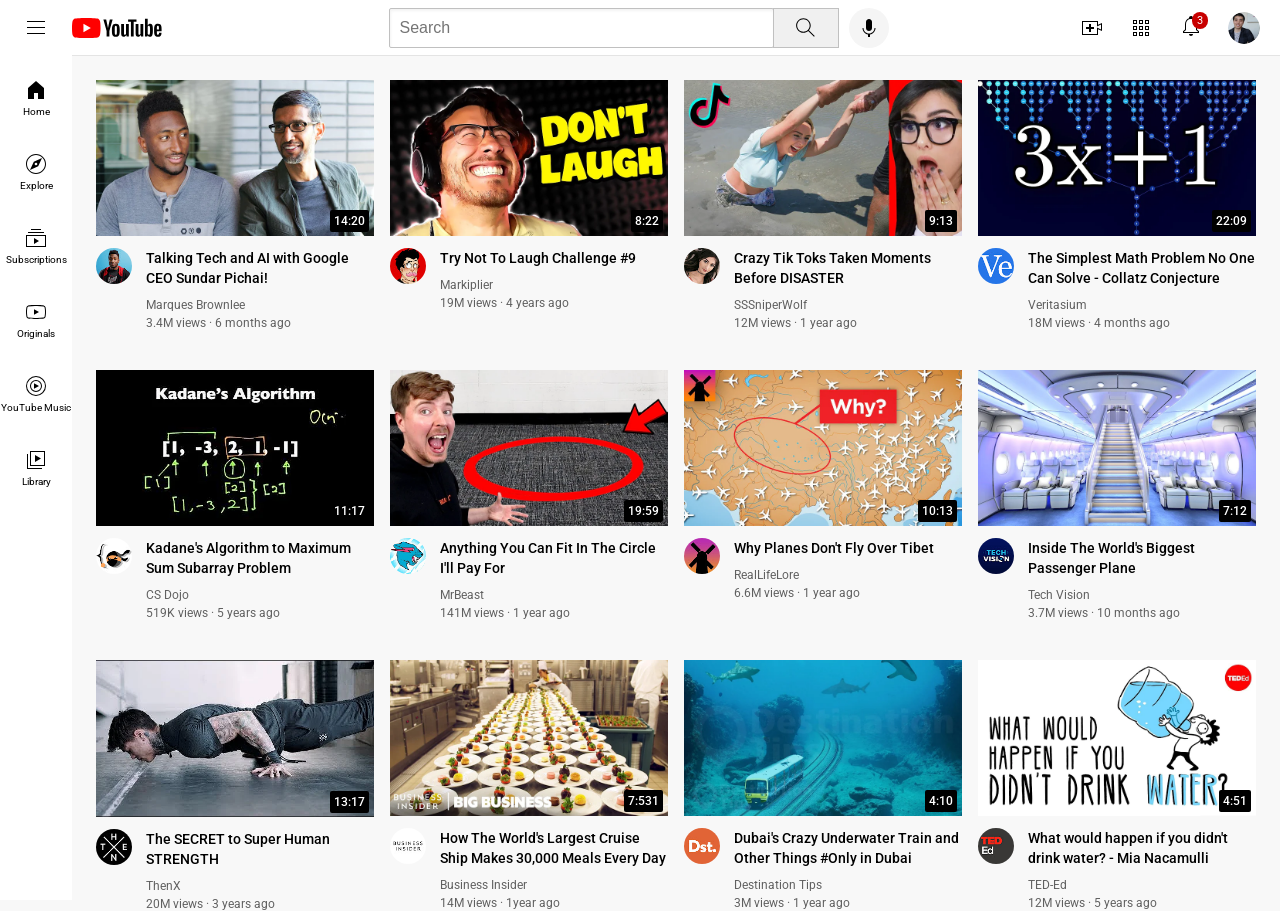
<file: index.html>
<!DOCTYPE html>
<html>
  <head>
    <title>YouTube.com Clone</title>

    <link rel="preconnect" href="https://fonts.googleapis.com">
    <link rel="preconnect" href="https://fonts.gstatic.com" crossorigin>
    <link href="https://fonts.googleapis.com/css2?family=Roboto:wght@400;500;700&display=swap" rel="stylesheet">

    <link rel="stylesheet" href="styles/general.css">
    <link rel="stylesheet" href="styles/header.css">
    <link rel="stylesheet" href="styles/video.css">
    <link rel="stylesheet" href="styles/sidebar.css">
  </head>
  <body>
    <header class="header">
      <div class="left-section">
        <img class="hamburger-menu" src="icons/hamburger-menu.svg">
        <img class="youtube-logo" src="icons/youtube-logo.svg">
      </div>
      <div class="middle-section">
        <input class="search-bar" type="text" placeholder="Search">
        <button class="search-button">
          <img class="search-icon" src="icons/search.svg">
          <div class="tooltip">Search</div>
        </button>
        <!-- Put position absolute inside position relative -->
        <button class="voice-search-button">
          <img class="voice-search-icon" src="icons/voice-search-icon.svg">
          <div class="tooltip">Search with your voice</div>
        </button>
      </div>
      <div class="right-section">
        <div class="upload-icon-container">
          <img class="upload-icon" src="icons/upload.svg">
          <div class="tooltip">Create</div>
        </div>
        <img class="youtube-apps-icon" src="icons/youtube-apps.svg">
        <div class="notifications-icon-container">
          <img class="notifications-icon" src="icons/notifications.svg">
          <div class="notifications-count">3</div>
        </div>
        <img class="current-user-picture" src="channel-pictures/my-channel.jpeg">
      </div>
    </header>

    <nav class="sidebar">
      <div class="sidebar-link">
        <img src="icons/home.svg">
        <div>Home</div>
      </div>
      <div class="sidebar-link">
        <img src="icons/explore.svg">
        <div>Explore</div>
      </div>
      <div class="sidebar-link">
        <img src="icons/subscriptions.svg">
        <div>Subscriptions</div>
      </div>
      <div class="sidebar-link">
        <img src="icons/originals.svg">
        <div>Originals</div>
      </div>
      <div class="sidebar-link">
        <img src="icons/youtube-music.svg">
        <div>YouTube Music</div>
      </div>
      <div class="sidebar-link">
        <img src="icons/library.svg">
        <div>Library</div>
      </div>
    </nav>

    <main>
      <section class="video-grid">
        <a href="https://youtu.be/n2RNcPRtAiY?si=8vyMIhd23ix0q-t8">
          <div class="video-preview">
            <div class="thumbnail-row">
              <img class="thumbnail" src="thumbnails/thumbnail-1.webp">
              <div class="video-time">14:20</div>
            </div>
            <div class="video-info-grid">
              <div class="channel-picture">
                <img class="profile-picture" src="channel-pictures/channel-1.jpeg">
              </div>
              <div class="video-info">
                <p class="video-title">
                  Talking Tech and AI with Google CEO Sundar Pichai!
                </p>
                <p class="video-author">
                  Marques Brownlee
                </p>
                <p class="video-stats">
                  3.4M views &#183; 6 months ago
                </p>
              </div>
            </div>
          </div>
        </a>
        <a href="https://youtu.be/mP0RAo9SKZk?si=pG_CbJ-KEDvA4Iqg">
          <div class="video-preview">
            <div class="thumbnail-row">
              <img class="thumbnail" src="thumbnails/thumbnail-2.webp">
              <div class="video-time">8:22</div>
            </div>
            <div class="video-info-grid">
              <div class="channel-picture">
                <img class="profile-picture" src="channel-pictures/channel-2.jpeg">
              </div>
              <div class="video-info">
                <p class="video-title">
                  Try Not To Laugh Challenge #9
                </p>
                <p class="video-author">
                  Markiplier
                </p>
                <p class="video-stats">
                  19M views &#183; 4 years ago
                </p>
              </div>
            </div>
          </div>
        </a>

        <a href="https://youtu.be/FgjPQQeTh1w?si=A0fUKneU2E6i67HZ">
          <div class="video-preview">
            <div class="thumbnail-row">
              <img class="thumbnail" src="thumbnails/thumbnail-3.webp">
              <div class="video-time">9:13</div>
            </div>
            <div class="video-info-grid">
              <div class="channel-picture">
                <img class="profile-picture" src="channel-pictures/channel-3.jpeg">
              </div>
              <div class="video-info">
                <p class="video-title">
                  Crazy Tik Toks Taken Moments Before DISASTER
                </p>
                <p class="video-author">
                  SSSniperWolf
                </p>
                <p class="video-stats">
                  12M views &#183; 1 year ago
                </p>
              </div>
            </div>
          </div>
        </a>

        <a href="https://youtu.be/094y1Z2wpJg?si=wDyeGeNZeAl44mYB">
          <div class="video-preview">
            <div class="thumbnail-row">
              <img class="thumbnail" src="thumbnails/thumbnail-4.webp">
              <div class="video-time">22:09</div>
            </div>
            <div class="video-info-grid">
              <div class="channel-picture">
                <img class="profile-picture" src="channel-pictures/channel-4.jpeg">
              </div>
              <div class="video-info">
                <p class="video-title">
                  The Simplest Math Problem No One Can Solve - Collatz Conjecture
                </p>
                <p class="video-author">
                  Veritasium
                </p>
                <p class="video-stats">
                  18M views &#183; 4 months ago
                </p>
              </div>
            </div>
          </div>
        </a>

        <a href="https://youtu.be/86CQq3pKSUw?si=bEpHC0ILrMoumJJY">
          <div class="video-preview">
            <div class="thumbnail-row">
              <img class="thumbnail" src="thumbnails/thumbnail-5.webp">
              <div class="video-time">11:17</div>
            </div>
            <div class="video-info-grid">
              <div class="channel-picture">
                <img class="profile-picture" src="channel-pictures/channel-5.jpeg">
              </div>
              <div class="video-info">
                <p class="video-title">
                  Kadane's Algorithm to Maximum Sum Subarray Problem
                </p>
                <p class="video-author">
                  CS Dojo
                </p>
                <p class="video-stats">
                  519K views &#183; 5 years ago
                </p>
              </div>
            </div>
          </div>
        </a>

        <a href="https://youtu.be/yXWw0_UfSFg?si=qnO6rgg0iEjx3_Ob">
          <div class="video-preview">
            <div class="thumbnail-row">
              <img class="thumbnail" src="thumbnails/thumbnail-6.webp">
              <div class="video-time">19:59</div>
            </div>
            <div class="video-info-grid">
              <div class="channel-picture">
                <img class="profile-picture" src="channel-pictures/channel-6.jpeg">
              </div>
              <div class="video-info">
                <p class="video-title">
                  Anything You Can Fit In The Circle I'll Pay For
                </p>
                <p class="video-author">
                  MrBeast
                </p>
                <p class="video-stats">
                  141M views &#183; 1 year ago
                </p>
              </div>
            </div>
          </div>
        </a>

        <a href="https://youtu.be/fNVa1qMbF9Y?si=rO0YWIcOLBMTxuNw">
          <div class="video-preview">
            <div class="thumbnail-row">
              <img class="thumbnail" src="thumbnails/thumbnail-7.webp">
              <div class="video-time">10:13</div>
            </div>
            <div class="video-info-grid">
              <div class="channel-picture">
                <img class="profile-picture" src="channel-pictures/channel-7.jpeg">
              </div>
              <div class="video-info">
                <p class="video-title">
                  Why Planes Don't Fly Over Tibet
                </p>
                <p class="video-author">
                  RealLifeLore
                </p>
                <p class="video-stats">
                  6.6M views &middot; 1 year ago
                </p>
              </div>
            </div>
          </div>
        </a>

        <a href="https://youtu.be/lFm4EM1juls?si=qBXcY3r5Uy_yUoOT">
          <div class="video-preview">
            <div class="thumbnail-row">
              <img class="thumbnail" src="thumbnails/thumbnail-8.webp">
              <div class="video-time">7:12</div>
            </div>
            <div class="video-info-grid">
              <div class="channel-picture">
                <img class="profile-picture" src="channel-pictures/channel-8.jpeg">
              </div>
              <div class="video-info">
                <p class="video-title">
                  Inside The World's Biggest Passenger Plane
                </p>
                <p class="video-author">
                  Tech Vision
                </p>
                <p class="video-stats">
                  3.7M views &middot; 10 months ago
                </p>
              </div>
            </div>
          </div>
        </a>

        <a href="https://youtu.be/ixmxOlcrlUc?si=e378YjSZKhRGsvFh">
          <div class="video-preview">
            <div class="thumbnail-row">
              <img class="thumbnail" src="thumbnails/thumbnail-9.webp">
              <div class="video-time">13:17</div>
            </div>
            <div class="video-info-grid">
              <div class="channel-picture">
                <img class="profile-picture" src="channel-pictures/channel-9.jpeg">
              </div>
              <div class="video-info">
                <p class="video-title">
                  The SECRET to Super Human STRENGTH              </p>
                <p class="video-author">
                  ThenX
                </p>
                <p class="video-stats">
                  20M views &middot; 3 years ago
                </p>
              </div>
            </div>
          </div>
        </a>

        <a href="https://youtu.be/R2vXbFp5C9o?si=eY2MsEdmY5Vetvin">
          <div class="video-preview">
            <div class="thumbnail-row">
              <img class="thumbnail" src="thumbnails/thumbnail-10.webp">
              <div class="video-time">7:531</div>
            </div>
            <div class="video-info-grid">
              <div class="channel-picture">
                <img class="profile-picture" src="channel-pictures/channel-10.jpeg">
              </div>
              <div class="video-info">
                <p class="video-title">
                  How The World's Largest Cruise Ship Makes 30,000 Meals Every Day              </p>
                <p class="video-author">
                  Business Insider
                </p>
                <p class="video-stats">
                  14M views &middot; 1year ago              </p>
              </div>
            </div>
          </div>
        </a>

        <a href="https://youtu.be/0nZuYyXET3s?si=r7HgelzVUlQp6RCQ">
          <div class="video-preview">
            <div class="thumbnail-row">
              <img class="thumbnail" src="thumbnails/thumbnail-11.webp">
              <div class="video-time">4:10</div>
            </div>
            <div class="video-info-grid">
              <div class="channel-picture">
                <img class="profile-picture" src="channel-pictures/channel-11.jpeg">
              </div>
              <div class="video-info">
                <p class="video-title">
                  Dubai's Crazy Underwater Train and Other Things #Only in Dubai              </p>
                <p class="video-author">
                  Destination Tips
                </p>
                <p class="video-stats">
                  3M views &middot; 1 year ago              </p>
              </div>
            </div>
          </div>
        </a>

        <a href="https://youtu.be/9iMGFqMmUFs?si=WbeVYDXWcEA05QUk">
          <div class="video-preview">
            <div class="thumbnail-row">
              <img class="thumbnail" src="thumbnails/thumbnail-12.webp">
              <div class="video-time">4:51</div>
            </div>
            <div class="video-info-grid">
              <div class="channel-picture">
                <img class="profile-picture" src="channel-pictures/channel-12.jpeg">
              </div>
              <div class="video-info">
                <p class="video-title">
                  What would happen if you didn't drink water? - Mia Nacamulli              </p>
                <p class="video-author">
                  TED-Ed
                </p>
                <p class="video-stats">
                  12M views &middot; 5 years ago
                </p>
              </div>
            </div>
          </div>
        </a>
      </section>
    </main>
  </body>
</html>
</file>
<file: styles/general.css>
p {
    margin-top: 0;
    margin-bottom: 0;
  }
  
  body {
    /* This style below will be inherited */
    font-family: Roboto, Arial;
    margin: 0;
    padding-top: 80px;
    padding-left: 96px;
    padding-right: 24px;
    background-color: rgb(248, 248, 248);
    text-decoration: none;
  }
  a{
    text-decoration: none;
    color: #000;
  }
</file>
<file: styles/header.css>
.header {
    height: 55px;
  
    display: flex;
    flex-direction: row;
    justify-content: space-between;
  
    position: fixed;
    top: 0;
    left: 0;
    right: 0;
    z-index: 100;
  
    background-color: white;
    border-bottom-width: 1px;
    border-bottom-style: solid;
    border-bottom-color: rgb(228, 228, 228);
  }
  
  .left-section {
    display: flex;
    align-items: center;
  }
  
  .hamburger-menu {
    height: 24px;
    margin-left: 24px;
    margin-right: 24px;
  }
  
  .youtube-logo {
    height: 20px;
  }
  
  .middle-section {
    flex: 1;
    margin-left: 70px;
    margin-right: 35px;
    max-width: 500px;
    display: flex;
    align-items: center;
  }
  
  .search-bar {
    flex: 1;
    height: 36px;
    padding-left: 10px;
    font-size: 16px;
    border: 1px solid rgb(192, 192, 192);
    border-radius: 2px;
    box-shadow: inset 1px 2px 3px rgba(0, 0, 0, 0.05);
    width: 0;
  }
  
  .search-bar::placeholder {
    font-size: 16px;
  }
  
  .search-button {
    height: 40px;
    width: 66px;
    background-color: rgb(240, 240, 240);
    border-width: 1px;
    border-style: solid;
    border-color: rgb(192, 192, 192);
    margin-left: -1px;
    margin-right: 10px;
  }
  
  .search-button,
  .voice-search-button,
  .upload-icon-container {
    display: flex;
    justify-content: center;
    align-items: center;
    position: relative;
  }
  
  .search-button .tooltip,
  .voice-search-button .tooltip,
  .upload-icon-container .tooltip {
    position: absolute;
    background-color: gray;
    color: white;
    padding-top: 4px;
    padding-bottom: 4px;
    padding-left: 8px;
    padding-right: 8px;
    border-radius: 2px;
    font-size: 12px;
    bottom: -30px;
    opacity: 0;
    transition: opacity 0.15s;
    pointer-events: none;
    white-space: nowrap;
  }
  
  .search-button:hover .tooltip,
  .voice-search-button:hover .tooltip,
  .upload-icon-container:hover .tooltip {
    opacity: 1;
  }
  
  .search-icon {
    height: 25px;
  }
  
  .voice-search-button {
    height: 40px;
    width: 40px;
    border-radius: 20px;
    border: none;
    background-color: rgb(245, 245, 245);
  }
  
  .voice-search-icon {
    height: 24px;
  }
  
  .right-section {
    width: 180px;
    margin-right: 20px;
    display: flex;
    align-items: center;
    justify-content: space-between;
    flex-shrink: 0;
  }
  
  .upload-icon {
    height: 24px;
  }
  
  .youtube-apps-icon {
    height: 24px;
  }
  
  .notifications-icon {
    height: 24px;
  }
  
  .notifications-icon-container {
    position: relative;
  }
  
  .notifications-count {
    position: absolute;
    top: -2px;
    right: -5px;
    background-color: rgb(200, 0, 0);
    color: white;
    font-size: 11px;
    padding-left: 5px;
    padding-right: 5px;
    padding-top: 2px;
    padding-bottom: 2px;
    border-radius: 10px;
  }
  
  .current-user-picture {
    height: 32px;
    border-radius: 16px;
  }
</file>
<file: styles/video.css>
.thumbnail {
    width: 100%;
  }
  
  .video-title {
    margin-top: 0;
    font-size: 14px;
    font-weight: 500;
    line-height: 20px;
    margin-bottom: 10px;
  }
  
  .video-info-grid {
    display: grid;
    grid-template-columns: 50px 1fr;
  }
  
  .profile-picture {
    width: 36px;
    border-radius: 50px;
  }
  
  .thumbnail-row {
    margin-bottom: 8px;
    position: relative;
  }
  
  .video-author,
  .video-stats {
    font-size: 12px;
    color: rgb(96, 96, 96);
  }
  
  .video-author {
    margin-bottom: 4px;
  }
  
  .video-grid {
    display: grid;
    grid-template-columns: 1fr 1fr 1fr;
    column-gap: 16px;
    row-gap: 40px;
  }
  
  @media (max-width: 750px) {
    .video-grid {
      grid-template-columns: 1fr 1fr;
    }
  }
  
  @media (min-width: 751px) and (max-width: 999px) {
    .video-grid {
      grid-template-columns: 1fr 1fr 1fr;
    }
  }
  
  @media (min-width: 1000px) {
    .video-grid {
      grid-template-columns: 1fr 1fr 1fr 1fr;
    }
  }
  
  .video-time {
    font-size: 12px;
    font-weight: 500;
    padding: 4px;
    border-radius: 2px;
    background-color: black;
    color: white;
    position: absolute;
    bottom: 8px;
    right: 5px;
  }
</file>
<file: styles/sidebar.css>
.sidebar {
    position: fixed;
    left: 0;
    bottom: 0;
    top: 55px;
    background-color: white;
    width: 72px;
    z-index: 200;
    padding-top: 5px;
  }
  
  .sidebar-link {
    height: 74px;
    display: flex;
    justify-content: center;
    align-items: center;
    flex-direction: column;
    cursor: pointer;
  }
  
  .sidebar-link:hover {
    background-color: rgb(235, 235, 235);
  }
  
  .sidebar-link img {
    height: 24px;
    margin-bottom: 4px;
  }
  
  .sidebar-link div {
    font-size: 10px;
  }
</file>
